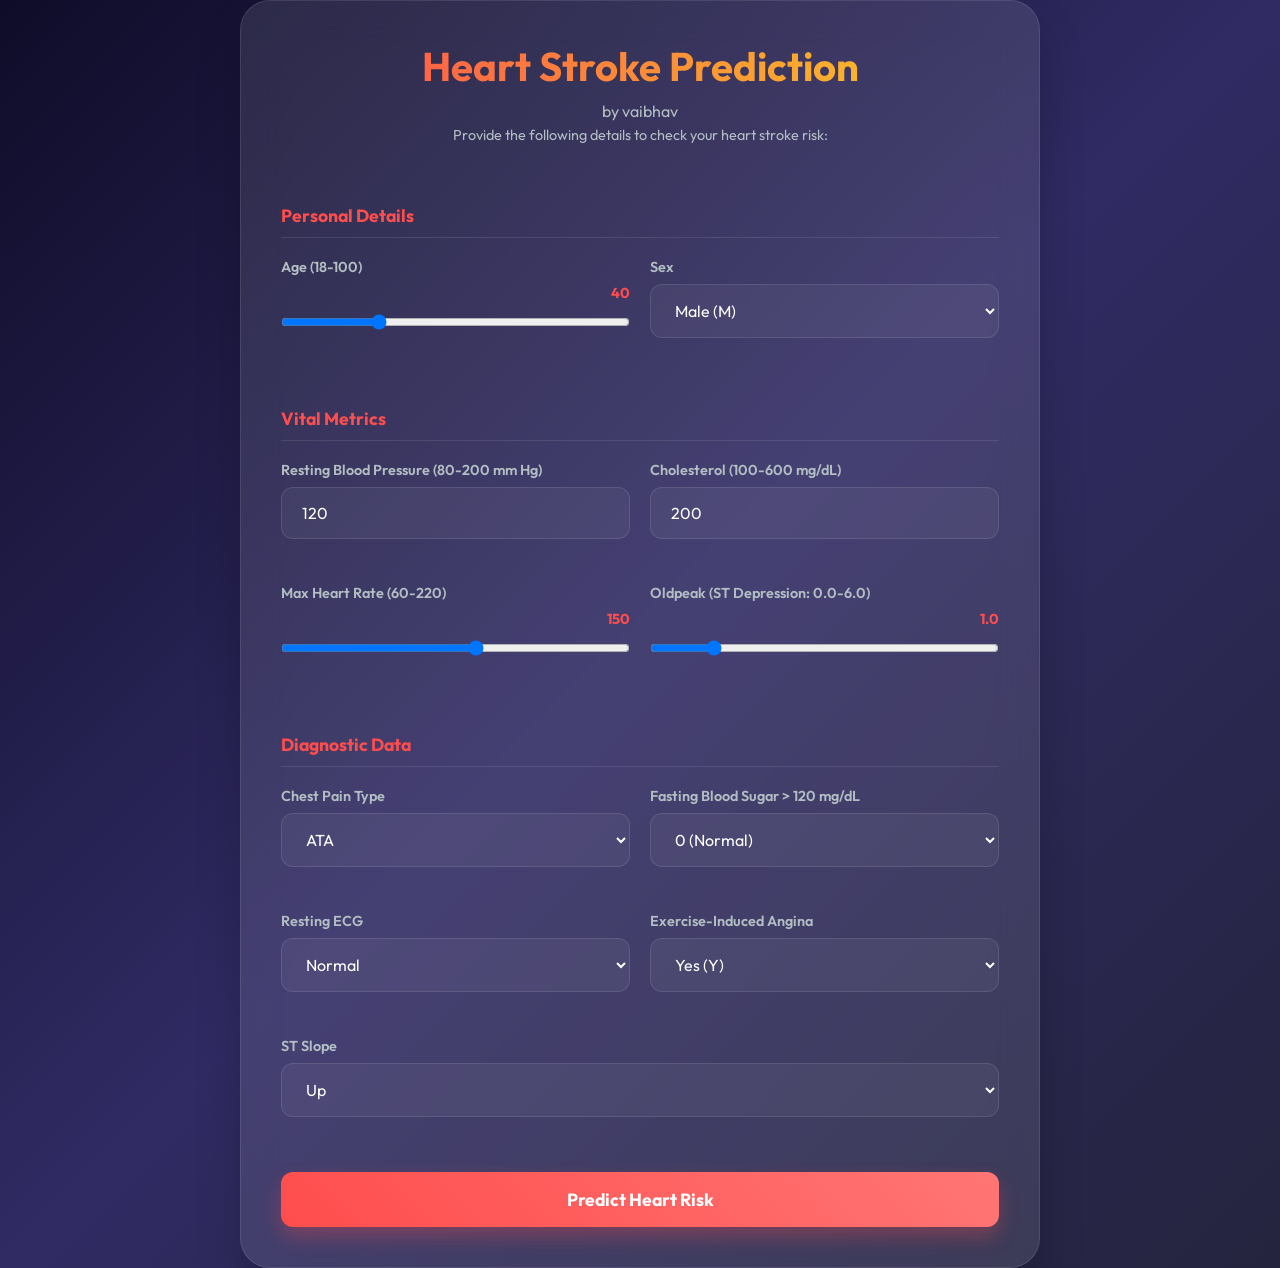
<file: index.html>
<!DOCTYPE html>
<html lang="en">
<head>
    <meta charset="UTF-8">
    <meta name="viewport" content="width=device-width, initial-scale=1.0">
    <title>Heart Stroke Prediction by akarsh</title>
    <link rel="stylesheet" href="/css/style.css">
    <style>
        .form-grid {
            display: grid;
            grid-template-columns: 1fr 1fr;
            gap: 20px;
        }
        @media (max-width: 600px) {
            .form-grid { grid-template-columns: 1fr; }
        }
        .section-title {
            grid-column: 1 / -1;
            margin-top: 20px;
            padding-bottom: 10px;
            border-bottom: 1px solid rgba(255, 255, 255, 0.1);
            color: var(--primary);
            font-size: 1.1rem;
            font-weight: 700;
        }
        select, input {
            width: 100%;
            padding: 15px 20px;
            background: var(--surface);
            border: 1px solid rgba(255, 255, 255, 0.1);
            border-radius: 12px;
            color: var(--text);
            font-size: 1rem;
            transition: all 0.3s ease;
        }
        input[type="range"] {
            padding: 0;
            height: 10px;
            margin: 15px 0;
        }
        .range-value {
            text-align: right;
            font-size: 0.9rem;
            color: var(--primary);
            font-weight: 700;
        }
    </style>
</head>
<body>
    <div class="container" style="max-width: 800px;">
        <header>
            <h1>Heart Stroke Prediction</h1>
            <p class="subtitle">by vaibhav</p>
            <p style="color: var(--text-muted); font-size: 0.9rem; margin-top: 5px;">Provide the following details to check your heart stroke risk:</p>
        </header>

        <form id="predictionForm">
            <div class="form-grid">
                <div class="section-title">Personal Details</div>
                <div class="form-group">
                    <label>Age (18-100)</label>
                    <div class="range-value" id="ageVal">40</div>
                    <input type="range" id="Age" min="18" max="100" value="40" oninput="document.getElementById('ageVal').innerText = this.value">
                </div>
                <div class="form-group">
                    <label>Sex</label>
                    <select id="Sex" required>
                        <option value="M">Male (M)</option>
                        <option value="F">Female (F)</option>
                    </select>
                </div>

                <div class="section-title">Vital Metrics</div>
                <div class="form-group">
                    <label>Resting Blood Pressure (80-200 mm Hg)</label>
                    <input type="number" id="RestingBP" value="120" min="80" max="200" required>
                </div>
                <div class="form-group">
                    <label>Cholesterol (100-600 mg/dL)</label>
                    <input type="number" id="Cholesterol" value="200" min="100" max="600" required>
                </div>
                <div class="form-group">
                    <label>Max Heart Rate (60-220)</label>
                    <div class="range-value" id="maxHrVal">150</div>
                    <input type="range" id="MaxHR" min="60" max="220" value="150" oninput="document.getElementById('maxHrVal').innerText = this.value">
                </div>
                <div class="form-group">
                    <label>Oldpeak (ST Depression: 0.0-6.0)</label>
                    <div class="range-value" id="oldpeakVal">1.0</div>
                    <input type="range" id="Oldpeak" min="0" max="6" step="0.1" value="1.0" oninput="document.getElementById('oldpeakVal').innerText = this.value">
                </div>

                <div class="section-title">Diagnostic Data</div>
                <div class="form-group">
                    <label>Chest Pain Type</label>
                    <select id="ChestPainType" required>
                        <option value="ATA">ATA</option>
                        <option value="NAP">NAP</option>
                        <option value="TA">TA</option>
                        <option value="ASY">ASY</option>
                    </select>
                </div>
                <div class="form-group">
                    <label>Fasting Blood Sugar > 120 mg/dL</label>
                    <select id="FastingBS" required>
                        <option value="0">0 (Normal)</option>
                        <option value="1">1 (High)</option>
                    </select>
                </div>
                <div class="form-group">
                    <label>Resting ECG</label>
                    <select id="RestingECG" required>
                        <option value="Normal">Normal</option>
                        <option value="ST">ST</option>
                        <option value="LVH">LVH</option>
                    </select>
                </div>
                <div class="form-group">
                    <label>Exercise-Induced Angina</label>
                    <select id="ExerciseAngina" required>
                        <option value="Y">Yes (Y)</option>
                        <option value="N">No (N)</option>
                    </select>
                </div>
                <div class="form-group" style="grid-column: 1 / -1;">
                    <label>ST Slope</label>
                    <select id="ST_Slope" required>
                        <option value="Up">Up</option>
                        <option value="Flat">Flat</option>
                        <option value="Down">Down</option>
                    </select>
                </div>
            </div>

            <button type="submit" style="margin-top: 30px;">Predict Heart Risk</button>
        </form>

        <div class="loading" id="loading">
            <div class="spinner"></div>
            <p>AI analyzing medical data...</p>
        </div>

        <div class="result-card" id="resultCard">
            <h2 id="resultTitle">Result Header</h2>
            <p id="resultText">Result detailed analysis will appear here.</p>
        </div>
    </div>

    <script>
        document.getElementById('predictionForm').addEventListener('submit', async (e) => {
            e.preventDefault();
            
            const resultCard = document.getElementById('resultCard');
            const loading = document.getElementById('loading');
            
            resultCard.style.display = 'none';
            loading.style.display = 'block';
            
            // Map inputs to the one-hot dynamic keys as in the reference logic
            const sex = document.getElementById('Sex').value;
            const cpType = document.getElementById('ChestPainType').value;
            const ecgType = document.getElementById('RestingECG').value;
            const exerciseType = document.getElementById('ExerciseAngina').value;
            const slopeType = document.getElementById('ST_Slope').value;

            // Notice we use the 'Sex_' + sex pattern here, 
            // the backend preprocess function will handle the filling!
            const raw_payload = {
                Age: parseInt(document.getElementById('Age').value),
                RestingBP: parseInt(document.getElementById('RestingBP').value),
                Cholesterol: parseInt(document.getElementById('Cholesterol').value),
                FastingBS: parseInt(document.getElementById('FastingBS').value),
                MaxHR: parseInt(document.getElementById('MaxHR').value),
                Oldpeak: parseFloat(document.getElementById('Oldpeak').value),
                ['Sex_' + sex]: 1,
                ['ChestPainType_' + cpType]: 1,
                ['RestingECG_' + ecgType]: 1,
                ['ExerciseAngina_' + exerciseType]: 1,
                ['ST_Slope_' + slopeType]: 1
            };

            try {
                const response = await fetch('/api/predict', {
                    method: 'POST',
                    headers: { 'Content-Type': 'application/json' },
                    body: JSON.stringify(raw_payload),
                });

                const data = await response.json();
                
                loading.style.display = 'none';
                resultCard.style.display = 'block';
                
                const title = document.getElementById('resultTitle');
                const text = document.getElementById('resultText');
                
                if (data.prediction === "High Risk of Heart Disease") {
                    resultCard.className = 'result-card high-risk';
                    title.innerText = '⚠️ High Risk of Heart Disease';
                    text.innerText = 'The assessment indicates clinical patterns associated with cardiovascular risk. Please consult akarsh or a medical professional.';
                } else {
                    resultCard.className = 'result-card low-risk';
                    title.innerText = '✅ Low Risk of Heart Disease';
                    text.innerText = 'Your heart health metrics are within optimal ranges according to the current model analysis.';
                }
            } catch (error) {
                loading.style.display = 'none';
                alert('Connection failure. Ensure FastAPI backend is active.');
            }
        });
    </script>
</body>
</html>
</file>
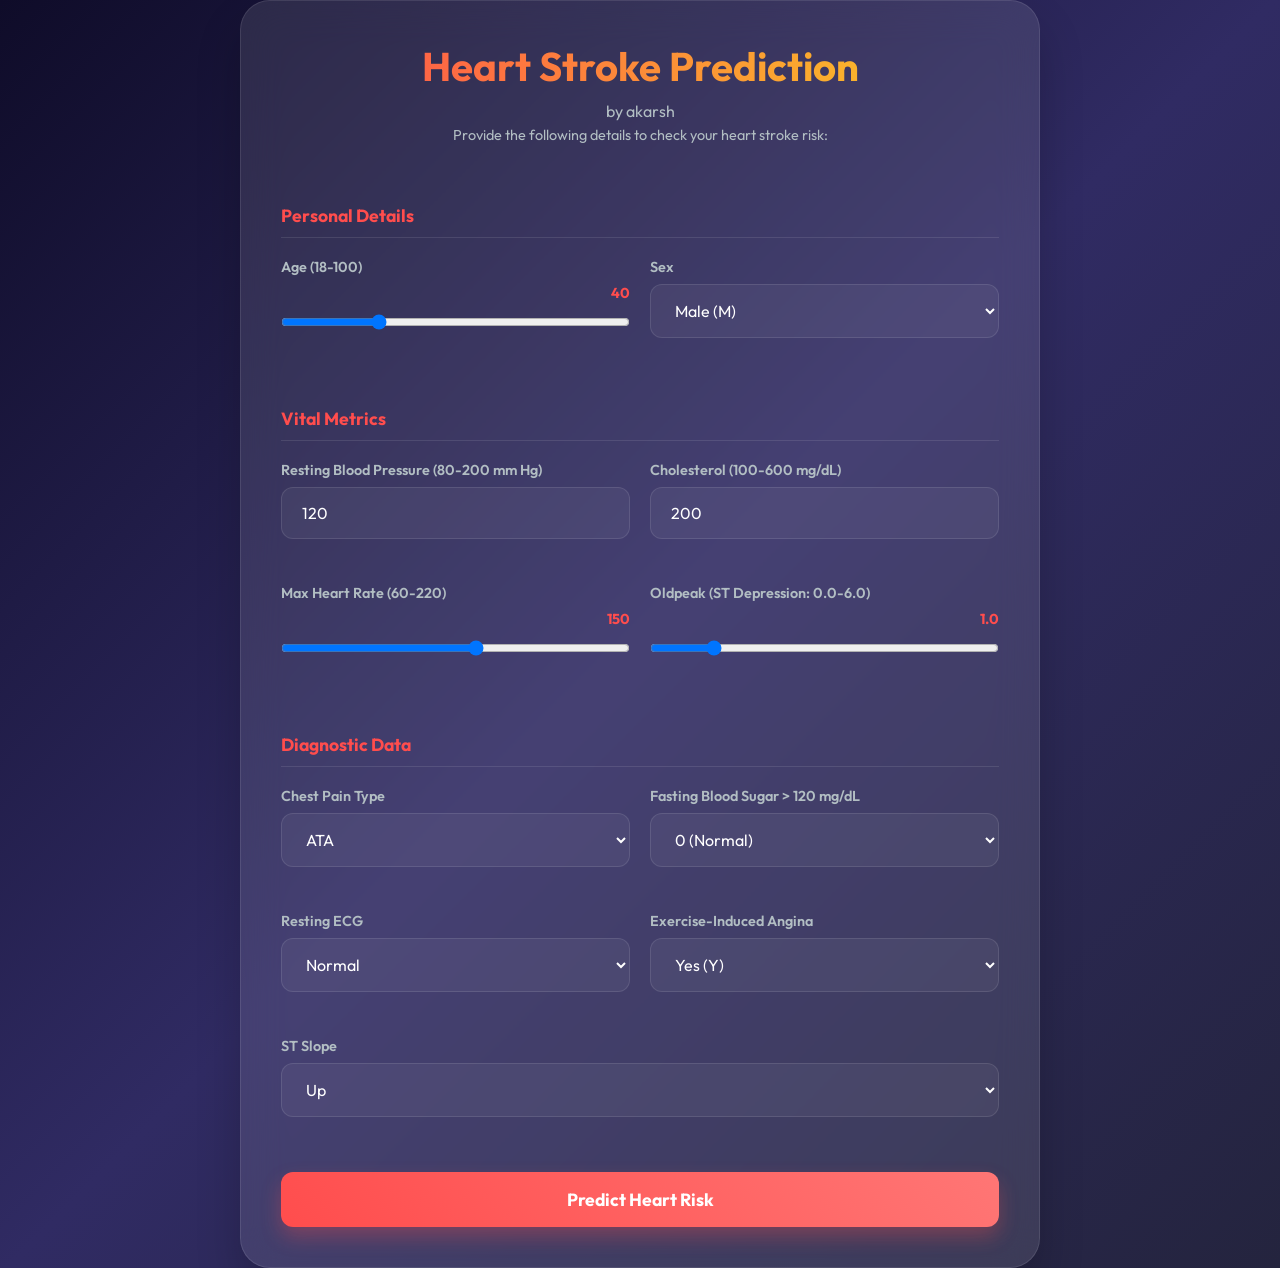
<file: public/index.html>
<!DOCTYPE html>
<html lang="en">
<head>
    <meta charset="UTF-8">
    <meta name="viewport" content="width=device-width, initial-scale=1.0">
    <title>Heart Stroke Prediction by akarsh</title>
    <link rel="stylesheet" href="/css/style.css">
    <style>
        .form-grid {
            display: grid;
            grid-template-columns: 1fr 1fr;
            gap: 20px;
        }
        @media (max-width: 600px) {
            .form-grid { grid-template-columns: 1fr; }
        }
        .section-title {
            grid-column: 1 / -1;
            margin-top: 20px;
            padding-bottom: 10px;
            border-bottom: 1px solid rgba(255, 255, 255, 0.1);
            color: var(--primary);
            font-size: 1.1rem;
            font-weight: 700;
        }
        select, input {
            width: 100%;
            padding: 15px 20px;
            background: var(--surface);
            border: 1px solid rgba(255, 255, 255, 0.1);
            border-radius: 12px;
            color: var(--text);
            font-size: 1rem;
            transition: all 0.3s ease;
        }
        input[type="range"] {
            padding: 0;
            height: 10px;
            margin: 15px 0;
        }
        .range-value {
            text-align: right;
            font-size: 0.9rem;
            color: var(--primary);
            font-weight: 700;
        }
    </style>
</head>
<body>
    <div class="container" style="max-width: 800px;">
        <header>
            <h1>Heart Stroke Prediction</h1>
            <p class="subtitle">by akarsh</p>
            <p style="color: var(--text-muted); font-size: 0.9rem; margin-top: 5px;">Provide the following details to check your heart stroke risk:</p>
        </header>

        <form id="predictionForm">
            <div class="form-grid">
                <div class="section-title">Personal Details</div>
                <div class="form-group">
                    <label>Age (18-100)</label>
                    <div class="range-value" id="ageVal">40</div>
                    <input type="range" id="Age" min="18" max="100" value="40" oninput="document.getElementById('ageVal').innerText = this.value">
                </div>
                <div class="form-group">
                    <label>Sex</label>
                    <select id="Sex" required>
                        <option value="M">Male (M)</option>
                        <option value="F">Female (F)</option>
                    </select>
                </div>

                <div class="section-title">Vital Metrics</div>
                <div class="form-group">
                    <label>Resting Blood Pressure (80-200 mm Hg)</label>
                    <input type="number" id="RestingBP" value="120" min="80" max="200" required>
                </div>
                <div class="form-group">
                    <label>Cholesterol (100-600 mg/dL)</label>
                    <input type="number" id="Cholesterol" value="200" min="100" max="600" required>
                </div>
                <div class="form-group">
                    <label>Max Heart Rate (60-220)</label>
                    <div class="range-value" id="maxHrVal">150</div>
                    <input type="range" id="MaxHR" min="60" max="220" value="150" oninput="document.getElementById('maxHrVal').innerText = this.value">
                </div>
                <div class="form-group">
                    <label>Oldpeak (ST Depression: 0.0-6.0)</label>
                    <div class="range-value" id="oldpeakVal">1.0</div>
                    <input type="range" id="Oldpeak" min="0" max="6" step="0.1" value="1.0" oninput="document.getElementById('oldpeakVal').innerText = this.value">
                </div>

                <div class="section-title">Diagnostic Data</div>
                <div class="form-group">
                    <label>Chest Pain Type</label>
                    <select id="ChestPainType" required>
                        <option value="ATA">ATA</option>
                        <option value="NAP">NAP</option>
                        <option value="TA">TA</option>
                        <option value="ASY">ASY</option>
                    </select>
                </div>
                <div class="form-group">
                    <label>Fasting Blood Sugar > 120 mg/dL</label>
                    <select id="FastingBS" required>
                        <option value="0">0 (Normal)</option>
                        <option value="1">1 (High)</option>
                    </select>
                </div>
                <div class="form-group">
                    <label>Resting ECG</label>
                    <select id="RestingECG" required>
                        <option value="Normal">Normal</option>
                        <option value="ST">ST</option>
                        <option value="LVH">LVH</option>
                    </select>
                </div>
                <div class="form-group">
                    <label>Exercise-Induced Angina</label>
                    <select id="ExerciseAngina" required>
                        <option value="Y">Yes (Y)</option>
                        <option value="N">No (N)</option>
                    </select>
                </div>
                <div class="form-group" style="grid-column: 1 / -1;">
                    <label>ST Slope</label>
                    <select id="ST_Slope" required>
                        <option value="Up">Up</option>
                        <option value="Flat">Flat</option>
                        <option value="Down">Down</option>
                    </select>
                </div>
            </div>

            <button type="submit" style="margin-top: 30px;">Predict Heart Risk</button>
        </form>

        <div class="loading" id="loading">
            <div class="spinner"></div>
            <p>AI analyzing medical data...</p>
        </div>

        <div class="result-card" id="resultCard">
            <h2 id="resultTitle">Result Header</h2>
            <p id="resultText">Result detailed analysis will appear here.</p>
        </div>
    </div>

    <script>
        document.getElementById('predictionForm').addEventListener('submit', async (e) => {
            e.preventDefault();
            
            const resultCard = document.getElementById('resultCard');
            const loading = document.getElementById('loading');
            
            resultCard.style.display = 'none';
            loading.style.display = 'block';
            
            // Map inputs to the one-hot dynamic keys as in the reference logic
            const sex = document.getElementById('Sex').value;
            const cpType = document.getElementById('ChestPainType').value;
            const ecgType = document.getElementById('RestingECG').value;
            const exerciseType = document.getElementById('ExerciseAngina').value;
            const slopeType = document.getElementById('ST_Slope').value;

            // Notice we use the 'Sex_' + sex pattern here, 
            // the backend preprocess function will handle the filling!
            const raw_payload = {
                Age: parseInt(document.getElementById('Age').value),
                RestingBP: parseInt(document.getElementById('RestingBP').value),
                Cholesterol: parseInt(document.getElementById('Cholesterol').value),
                FastingBS: parseInt(document.getElementById('FastingBS').value),
                MaxHR: parseInt(document.getElementById('MaxHR').value),
                Oldpeak: parseFloat(document.getElementById('Oldpeak').value),
                ['Sex_' + sex]: 1,
                ['ChestPainType_' + cpType]: 1,
                ['RestingECG_' + ecgType]: 1,
                ['ExerciseAngina_' + exerciseType]: 1,
                ['ST_Slope_' + slopeType]: 1
            };

            try {
                const response = await fetch('/api/predict', {
                    method: 'POST',
                    headers: { 'Content-Type': 'application/json' },
                    body: JSON.stringify(raw_payload),
                });

                const data = await response.json();
                
                loading.style.display = 'none';
                resultCard.style.display = 'block';
                
                const title = document.getElementById('resultTitle');
                const text = document.getElementById('resultText');
                
                if (data.prediction === "High Risk of Heart Disease") {
                    resultCard.className = 'result-card high-risk';
                    title.innerText = '⚠️ High Risk of Heart Disease';
                    text.innerText = 'The assessment indicates clinical patterns associated with cardiovascular risk. Please consult akarsh or a medical professional.';
                } else {
                    resultCard.className = 'result-card low-risk';
                    title.innerText = '✅ Low Risk of Heart Disease';
                    text.innerText = 'Your heart health metrics are within optimal ranges according to the current model analysis.';
                }
            } catch (error) {
                loading.style.display = 'none';
                alert('Connection failure. Ensure FastAPI backend is active.');
            }
        });
    </script>
</body>
</html>
</file>
<file: css/style.css>
@import url('https://fonts.googleapis.com/css2?family=Outfit:wght@300;400;600;700&display=swap');

:root {
    --primary: #ff4d4d;
    --primary-glow: rgba(255, 77, 77, 0.4);
    --secondary: #2d3436;
    --background: #0f0c29;
    --surface: rgba(255, 255, 255, 0.05);
    --glass: rgba(255, 255, 255, 0.1);
    --text: #ffffff;
    --text-muted: #b2bec3;
}

* {
    margin: 0;
    padding: 0;
    box-sizing: border-box;
    font-family: 'Outfit', sans-serif;
}

body {
    background: linear-gradient(135deg, #0f0c29, #302b63, #24243e);
    min-height: 100vh;
    display: flex;
    justify-content: center;
    align-items: center;
    color: var(--text);
    overflow-x: hidden;
}

.container {
    width: 100%;
    max-width: 600px;
    padding: 40px;
    background: var(--glass);
    backdrop-filter: blur(20px);
    border: 1px solid rgba(255, 255, 255, 0.1);
    border-radius: 30px;
    box-shadow: 0 25px 45px rgba(0,0,0,0.2);
    animation: fadeIn 1s ease-out;
}

@keyframes fadeIn {
    from { opacity: 0; transform: translateY(20px); }
    to { opacity: 1; transform: translateY(0); }
}

header {
    text-align: center;
    margin-bottom: 40px;
}

h1 {
    font-size: 2.5rem;
    font-weight: 700;
    margin-bottom: 10px;
    background: linear-gradient(to right, #ff4d4d, #f9ca24);
    -webkit-background-clip: text;
    -webkit-text-fill-color: transparent;
}

p.subtitle {
    color: var(--text-muted);
    font-size: 1rem;
}

.form-group {
    margin-bottom: 25px;
}

label {
    display: block;
    margin-bottom: 8px;
    font-weight: 600;
    color: var(--text-muted);
    font-size: 0.9rem;
}

input {
    width: 100%;
    padding: 15px 20px;
    background: var(--surface);
    border: 1px solid rgba(255, 255, 255, 0.1);
    border-radius: 12px;
    color: var(--text);
    font-size: 1rem;
    transition: all 0.3s ease;
}

input:focus {
    outline: none;
    border-color: var(--primary);
    box-shadow: 0 0 15px var(--primary-glow);
    background: rgba(255, 255, 255, 0.08);
}

button {
    width: 100%;
    padding: 16px;
    background: linear-gradient(45deg, #ff4d4d, #ff7675);
    border: none;
    border-radius: 12px;
    color: white;
    font-size: 1.1rem;
    font-weight: 700;
    cursor: pointer;
    transition: all 0.3s ease;
    box-shadow: 0 10px 20px rgba(255, 77, 77, 0.3);
}

button:hover {
    transform: translateY(-2px);
    box-shadow: 0 15px 25px rgba(255, 77, 77, 0.4);
    filter: brightness(1.1);
}

button:active {
    transform: translateY(0);
}

.result-card {
    margin-top: 30px;
    padding: 25px;
    border-radius: 20px;
    text-align: center;
    display: none;
    animation: slideUp 0.5s cubic-bezier(0.175, 0.885, 0.32, 1.275);
}

@keyframes slideUp {
    from { opacity: 0; transform: scale(0.9); }
    to { opacity: 1; transform: scale(1); }
}

.result-card.high-risk {
    background: rgba(255, 77, 77, 0.15);
    border: 2px solid #ff4d4d;
}

.result-card.low-risk {
    background: rgba(85, 239, 196, 0.15);
    border: 2px solid #55efc4;
}

.result-card h2 {
    margin-bottom: 10px;
}

.loading {
    display: none;
    text-align: center;
    margin-top: 20px;
}

.spinner {
    width: 40px;
    height: 40px;
    border: 4px solid var(--surface);
    border-top: 4px solid var(--primary);
    border-radius: 50%;
    animation: spin 1s linear infinite;
    display: inline-block;
}

@keyframes spin {
    0% { transform: rotate(0deg); }
    100% { transform: rotate(360deg); }
}
</file>
